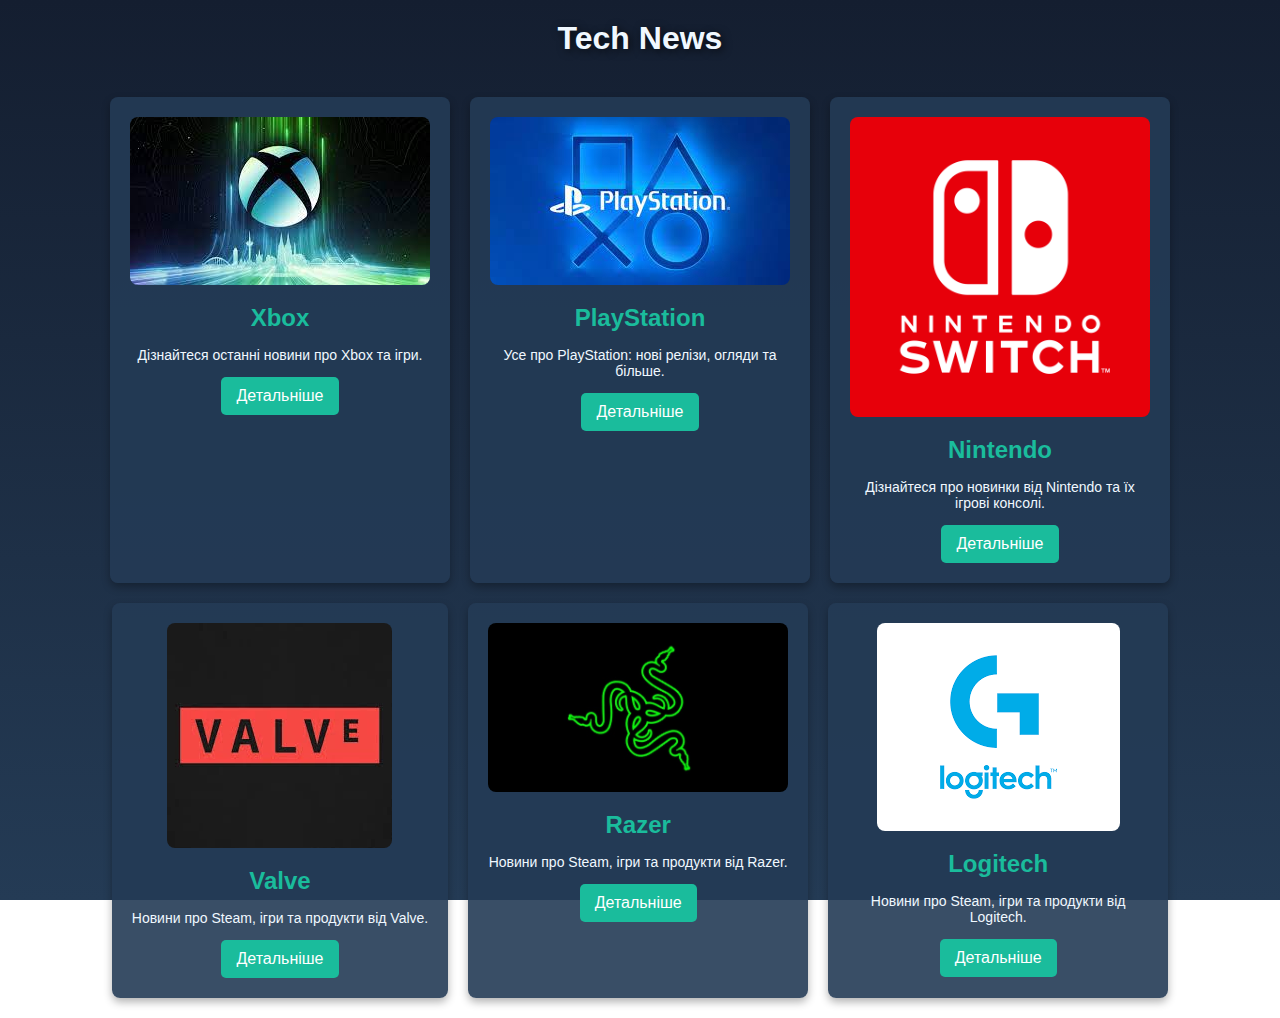
<file: index.html>
<!DOCTYPE html>
<html lang="en">
<head>
    <meta charset="UTF-8">
    <meta name="viewport" content="width=device-width, initial-scale=1.0">
    <title>Tech News</title>
    <link rel="stylesheet" href="style.css">
</head>
<body>
    <h1>Tech News</h1>
    <div class="card-container">
        <div class="card">
            <img src="xbox.jpg" alt="Xbox" class="card-image">
            <h2>Xbox</h2>
            <p>Дізнайтеся останні новини про Xbox та ігри.</p>
            <a href="xbox.html" class="button">Детальніше</a>

        </div>
        <div class="card">
            <img src="playstation.jpg" alt="PlayStation" class="card-image">
            <h2>PlayStation</h2>
            <p>Усе про PlayStation: нові релізи, огляди та більше.</p>
            <a href="playstation.html" class="button">Детальніше</a>
        </div>
        <div class="card">
            <img src="nintendo.jpg" alt="Nintendo" class="card-image">
            <h2>Nintendo</h2>
            <p>Дізнайтеся про новинки від Nintendo та їх ігрові консолі.</p>
            <a href="nintendo.html" class="button">Детальніше</a>        
        </div>
        <div class="card">
            <img src="valve.jpg" alt="Valve" class="card-image">
            <h2>Valve</h2>
            <p>Новини про Steam, ігри та продукти від Valve.</p>
            <a href="valve.html" class="button">Детальніше</a>
        </div>
        <div class="card">
            <img src="razer.jpg" alt="Razer" class="card-image">
            <h2>Razer</h2>
            <p>Новини про Steam, ігри та продукти від Razer.</p>
            <a href="razer.html" class="button">Детальніше</a>
        </div>
        <div class="card">
            <img src="logitech.jpg" alt="Logitech" class="card-image">
            <h2>Logitech</h2>
            <p>Новини про Steam, ігри та продукти від Logitech.</p>
            <a href="logitech.html" class="button">Детальніше</a>
        </div>
    </div>
</body>
</html>
</file>
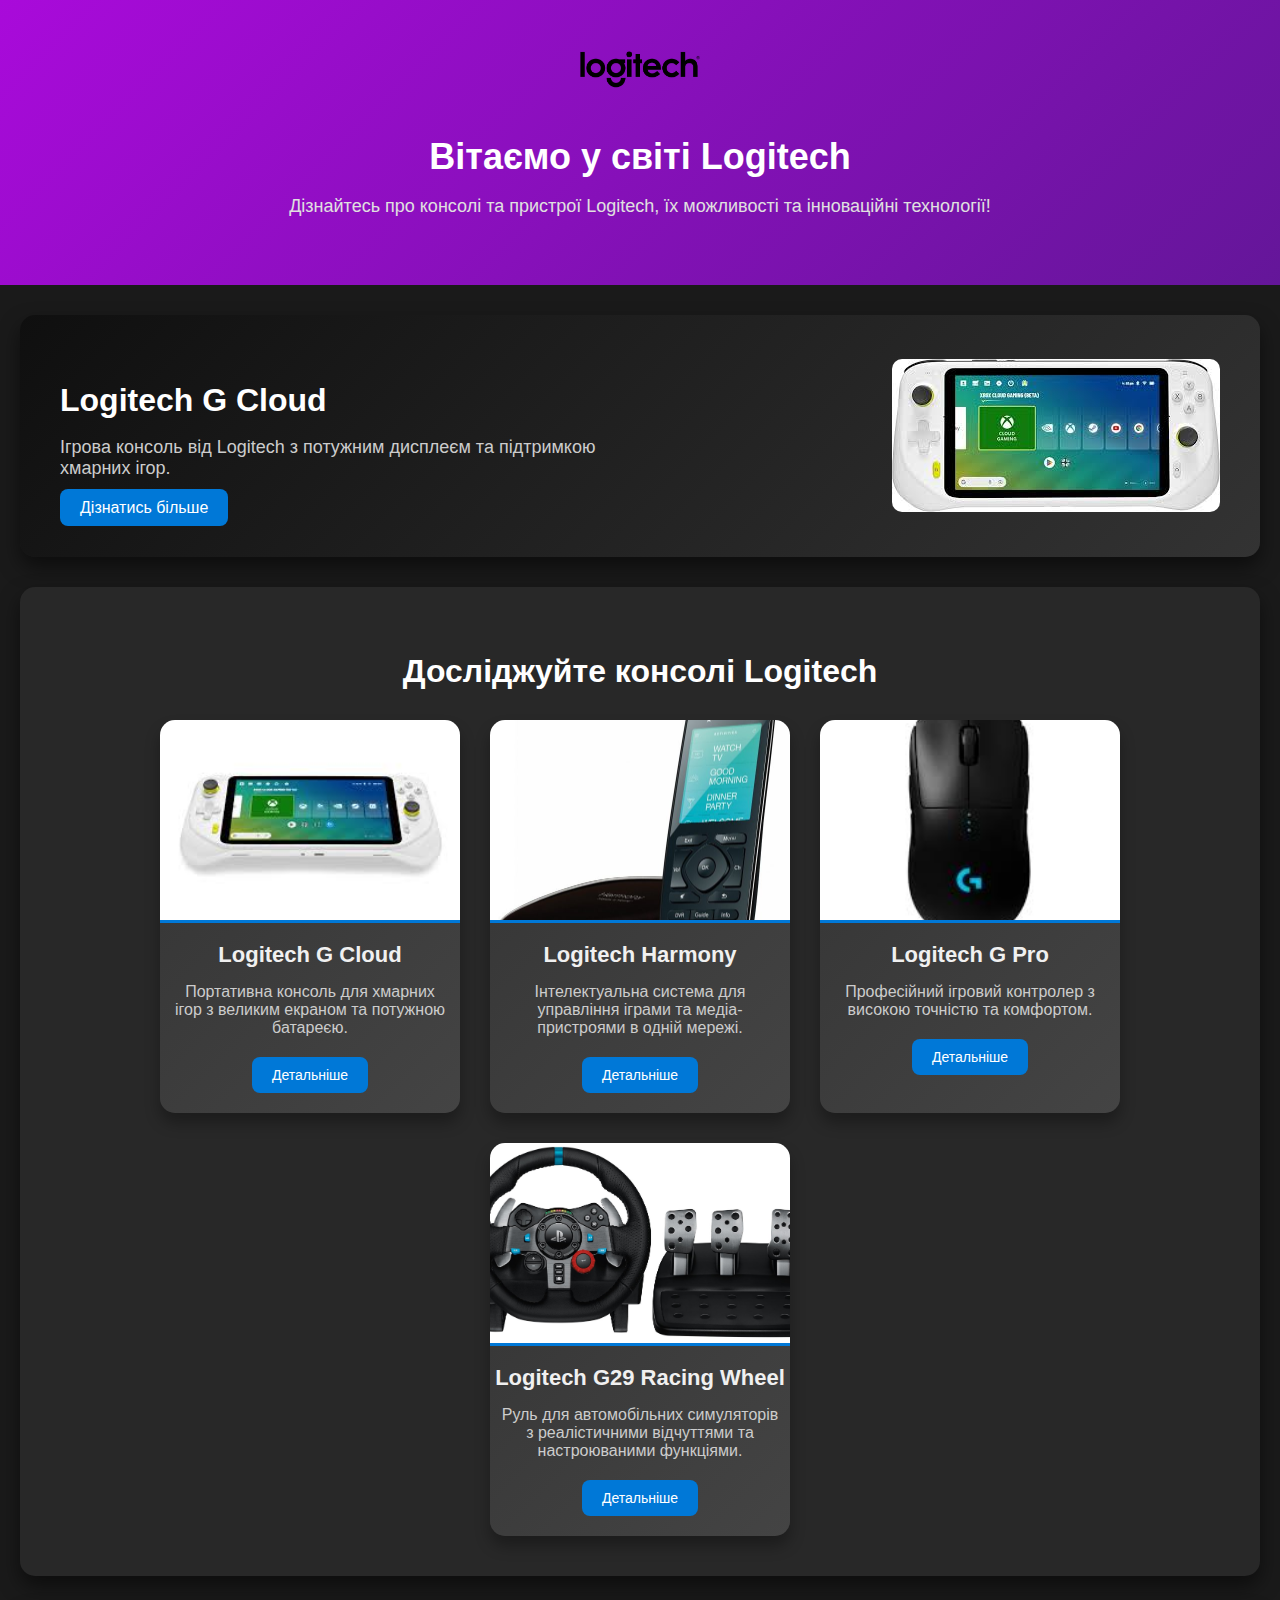
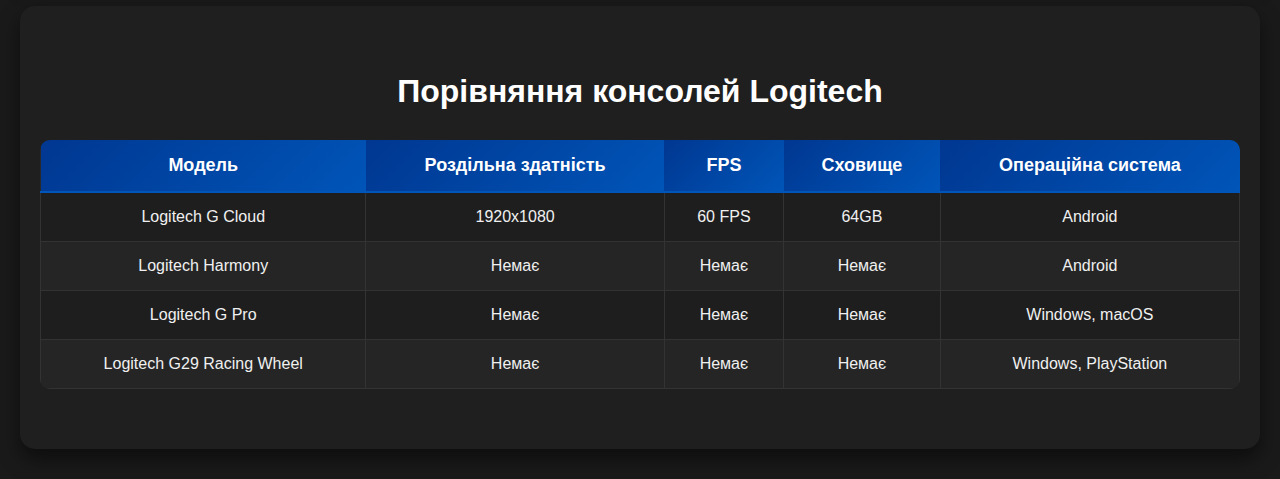
<file: logitech.html>
<!DOCTYPE html>
<html lang="en">
<head>
    <meta charset="UTF-8">
    <meta name="viewport" content="width=device-width, initial-scale=1.0">
    <title>Logitech Legacy - Explore the World</title>
    <link rel="stylesheet" href="stylexbox.css">
</head>
<body>
    <!-- Заголовок -->
    <header class="main-header">
        <div class="header-content">
            <img src="logitechlogo.jpg" alt="Logitech" class="logo">
            <h1>Вітаємо у світі Logitech</h1>
            <p>Дізнайтесь про консолі та пристрої Logitech, їх можливості та інноваційні технології!</p>
        </div>
    </header>

    <!-- Інтерактивний банер -->
    <section class="interactive-banner">
        <div class="banner-content">
            <h2>Logitech G Cloud</h2>
            <p>Ігрова консоль від Logitech з потужним дисплеєм та підтримкою хмарних ігор.</p>
            <a href="#logitech-g-cloud" class="banner-button">Дізнатись більше</a>
        </div>
        <img src="logitech-g-cloud-banner.jpg" alt="Logitech G Cloud" class="banner-image">
    </section>

    <!-- Карточки для кожної консолі Logitech -->
    <section class="xbox-cards">
        <h2>Досліджуйте консолі Logitech</h2>
        <div class="cards-container">
            <!-- Карточка Logitech G Cloud -->
            <div class="card">
                <img src="logitech-g-cloud.jpg" alt="Logitech G Cloud">
                <h3>Logitech G Cloud</h3>
                <p>Портативна консоль для хмарних ігор з великим екраном та потужною батареєю.</p>
                <a href="#logitech-g-cloud" class="card-button">Детальніше</a>
            </div>

            <!-- Карточка Logitech Harmony -->
            <div class="card">
                <img src="logitech-harmony.jpg" alt="Logitech Harmony">
                <h3>Logitech Harmony</h3>
                <p>Інтелектуальна система для управління іграми та медіа-пристроями в одній мережі.</p>
                <a href="#logitech-harmony" class="card-button">Детальніше</a>
            </div>

            <!-- Карточка Logitech G Pro -->
            <div class="card">
                <img src="logitech-g-pro.jpg" alt="Logitech G Pro">
                <h3>Logitech G Pro</h3>
                <p>Професійний ігровий контролер з високою точністю та комфортом.</p>
                <a href="#logitech-g-pro" class="card-button">Детальніше</a>
            </div>

            <!-- Карточка Logitech G29 Racing Wheel -->
            <div class="card">
                <img src="logitech-g29.jpg" alt="Logitech G29 Racing Wheel">
                <h3>Logitech G29 Racing Wheel</h3>
                <p>Руль для автомобільних симуляторів з реалістичними відчуттями та настроюваними функціями.</p>
                <a href="#logitech-g29" class="card-button">Детальніше</a>
            </div>
        </div>
    </section>

    <!-- Таблиця порівняння консолей -->
    <section class="comparison-table">
        <h2>Порівняння консолей Logitech</h2>
        <table>
            <thead>
                <tr>
                    <th>Модель</th>
                    <th>Роздільна здатність</th>
                    <th>FPS</th>
                    <th>Сховище</th>
                    <th>Операційна система</th>
                </tr>
            </thead>
            <tbody>
                <tr>
                    <td>Logitech G Cloud</td>
                    <td>1920x1080</td>
                    <td>60 FPS</td>
                    <td>64GB</td>
                    <td>Android</td>
                </tr>
                <tr>
                    <td>Logitech Harmony</td>
                    <td>Немає</td>
                    <td>Немає</td>
                    <td>Немає</td>
                    <td>Android</td>
                </tr>
                <tr>
                    <td>Logitech G Pro</td>
                    <td>Немає</td>
                    <td>Немає</td>
                    <td>Немає</td>
                    <td>Windows, macOS</td>
                </tr>
                <tr>
                    <td>Logitech G29 Racing Wheel</td>
                    <td>Немає</td>
                    <td>Немає</td>
                    <td>Немає</td>
                    <td>Windows, PlayStation</td>
                </tr>
            </tbody>
        </table>
    </section>
</body>
</html>
</file>
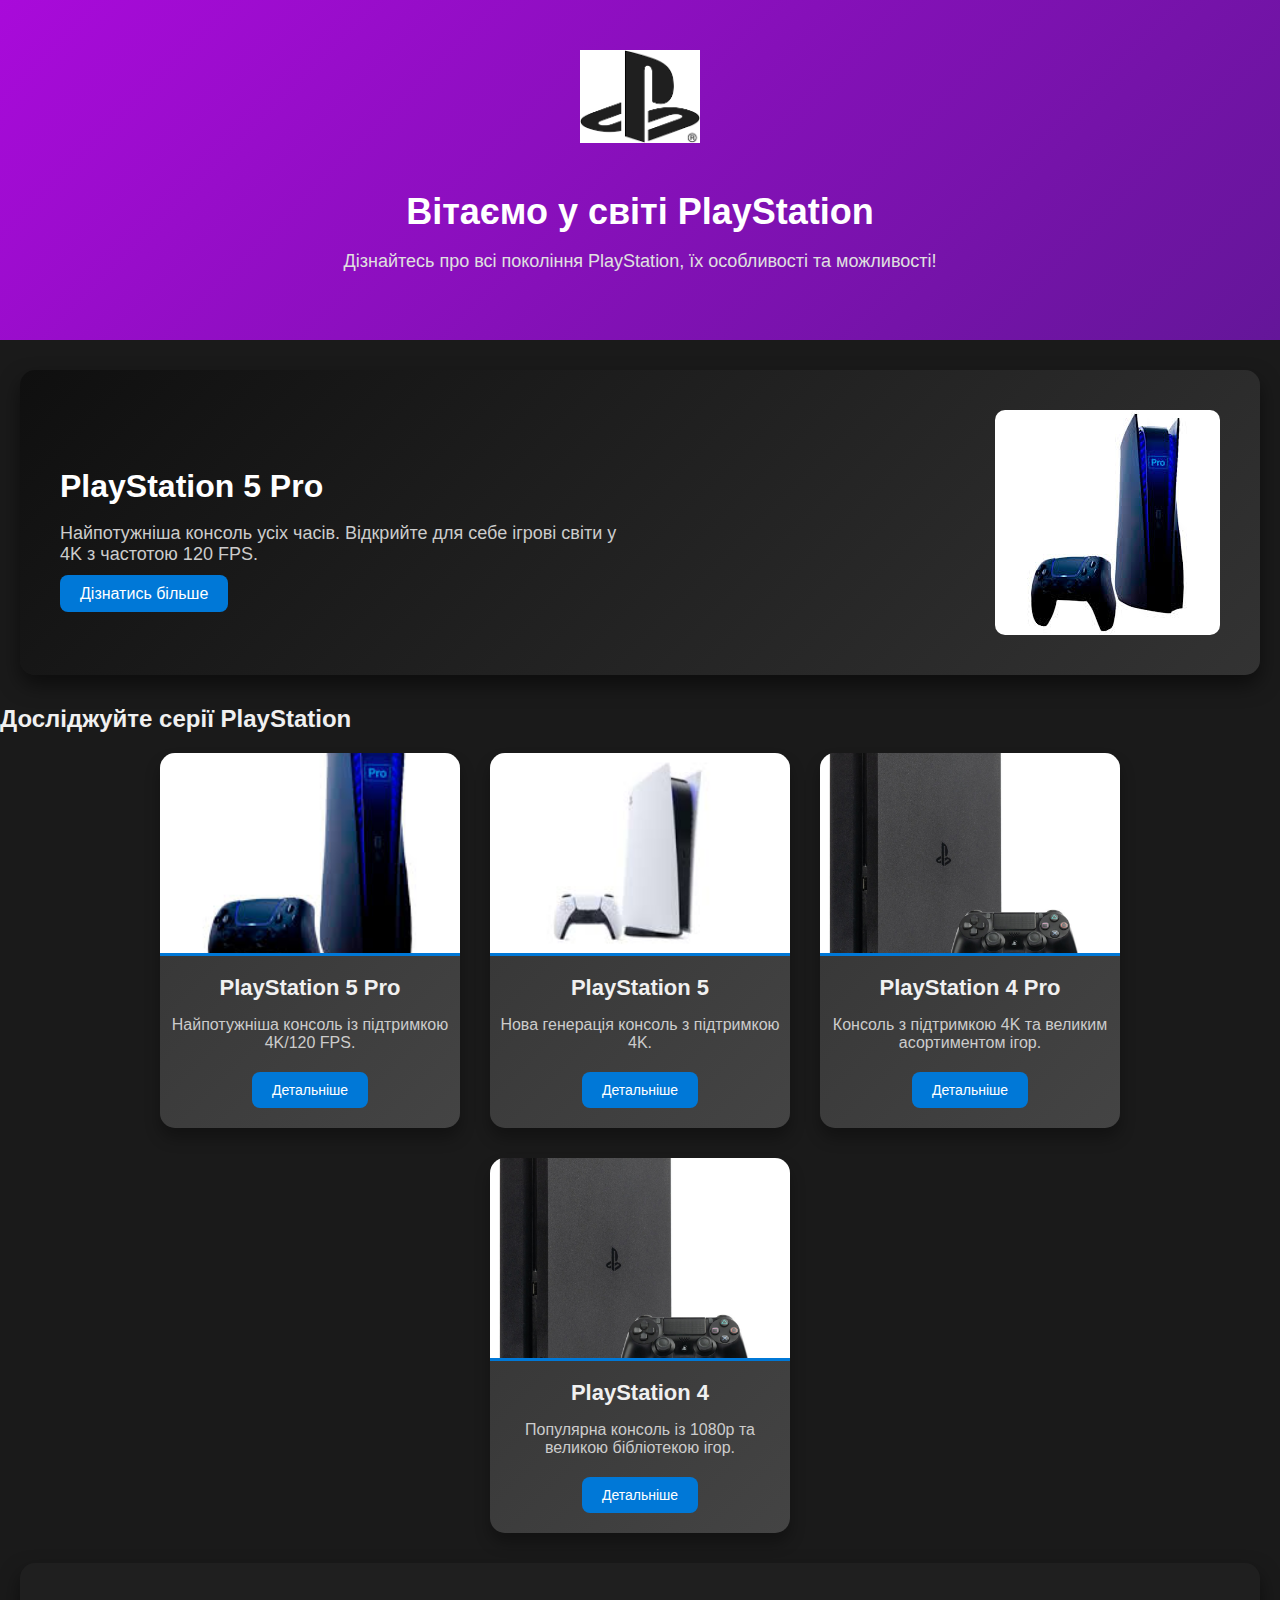
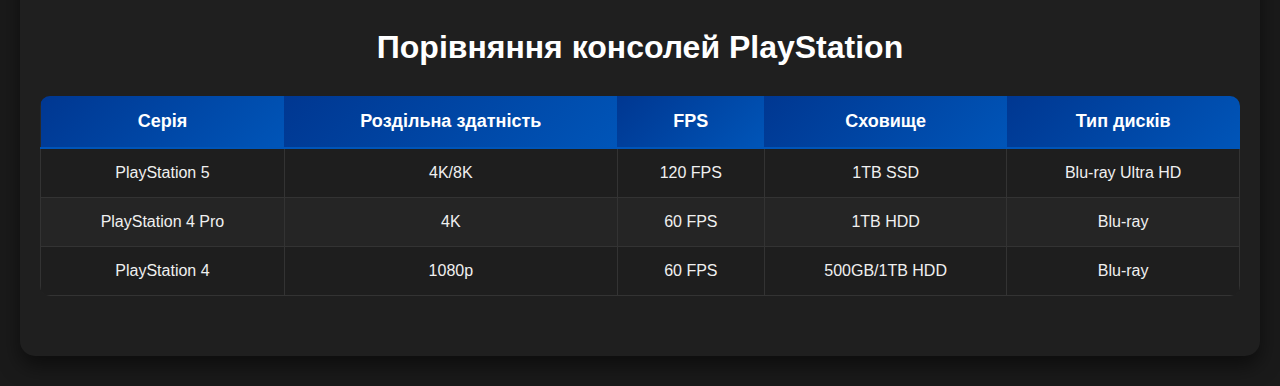
<file: playstation.html>
<!DOCTYPE html>
<html lang="en">
<head>
    <meta charset="UTF-8">
    <meta name="viewport" content="width=device-width, initial-scale=1.0">
    <title>PlayStation Series - Explore the Legacy</title>
    <link rel="stylesheet" href="stylexbox.css">
</head>
<body>
    <!-- Заголовок -->
    <header class="main-header">
        <div class="header-content">
            <img src="playstationlogo.jpg" alt="PlayStation" class="logo">
            <h1>Вітаємо у світі PlayStation</h1>
            <p>Дізнайтесь про всі покоління PlayStation, їх особливості та можливості!</p>
        </div>
    </header>

    <!-- Інтерактивний банер -->
    <section class="interactive-banner">
        <div class="banner-content">
            <h2>PlayStation 5 Pro</h2>
            <p>Найпотужніша консоль усіх часів. Відкрийте для себе ігрові світи у 4K з частотою 120 FPS.</p>
            <a href="#playstation-5-pro" class="banner-button">Дізнатись більше</a>
        </div>
        <img src="playstation-5-pro-banner.jpg" alt="playstation-5-pro" class="banner-image">
    </section>

    <!-- Модальне вікно -->
    <div id="modal" class="modal">
        <div class="modal-content">
            <span id="close-button" class="close-button">&times;</span>
            <h2 id="modal-title"></h2>
            <div id="modal-description"></div>
        </div>
    </div>

    <!-- Карточки для кожної серії PlayStation -->
    <section class="playstation-cards">
        <h2>Досліджуйте серії PlayStation</h2>
        <div class="cards-container">
            <!-- Карточка PlayStation 5 Pro -->
            <div class="card">
                <img src="playstation-5-pro.jpg" alt="PlayStation 5 Pro">
                <h3>PlayStation 5 Pro</h3>
                <p>Найпотужніша консоль із підтримкою 4K/120 FPS.</p>
                <a href="#playstation-5-pro" class="card-button">Детальніше</a>
            </div>

            <!-- Карточка PlayStation 5 -->
            <div class="card">
                <img src="playstation-5.jpg" alt="PlayStation 5">
                <h3>PlayStation 5</h3>
                <p>Нова генерація консоль з підтримкою 4K.</p>
                <a href="#playstation-5" class="card-button">Детальніше</a>
            </div>

            <!-- Карточка PlayStation 4 Pro -->
            <div class="card">
                <img src="playstation-4.jpg" alt="PlayStation 4 Pro">
                <h3>PlayStation 4 Pro</h3>
                <p>Консоль з підтримкою 4K та великим асортиментом ігор.</p>
                <a href="#playstation-4-pro" class="card-button">Детальніше</a>
            </div>

            <!-- Карточка PlayStation 4 -->
            <div class="card">
                <img src="playstation-4.jpg" alt="PlayStation 4">
                <h3>PlayStation 4</h3>
                <p>Популярна консоль із 1080p та великою бібліотекою ігор.</p>
                <a href="#playstation-4" class="card-button">Детальніше</a>
            </div>
        </div>
    </section>

    <!-- Таблиця порівняння консолей -->
    <section class="comparison-table">
        <h2>Порівняння консолей PlayStation</h2>
        <table>
            <thead>
                <tr>
                    <th>Серія</th>
                    <th>Роздільна здатність</th>
                    <th>FPS</th>
                    <th>Сховище</th>
                    <th>Тип дисків</th>
                </tr>
            </thead>
            <tbody>
                <tr>
                    <td>PlayStation 5</td>
                    <td>4K/8K</td>
                    <td>120 FPS</td>
                    <td>1TB SSD</td>
                    <td>Blu-ray Ultra HD</td>
                </tr>
                <tr>
                    <td>PlayStation 4 Pro</td>
                    <td>4K</td>
                    <td>60 FPS</td>
                    <td>1TB HDD</td>
                    <td>Blu-ray</td>
                </tr>
                <tr>
                    <td>PlayStation 4</td>
                    <td>1080p</td>
                    <td>60 FPS</td>
                    <td>500GB/1TB HDD</td>
                    <td>Blu-ray</td>
                </tr>
            </tbody>
        </table>        
    </section>

    <script src="playstation.js"></script>
</body>
</html>
</file>
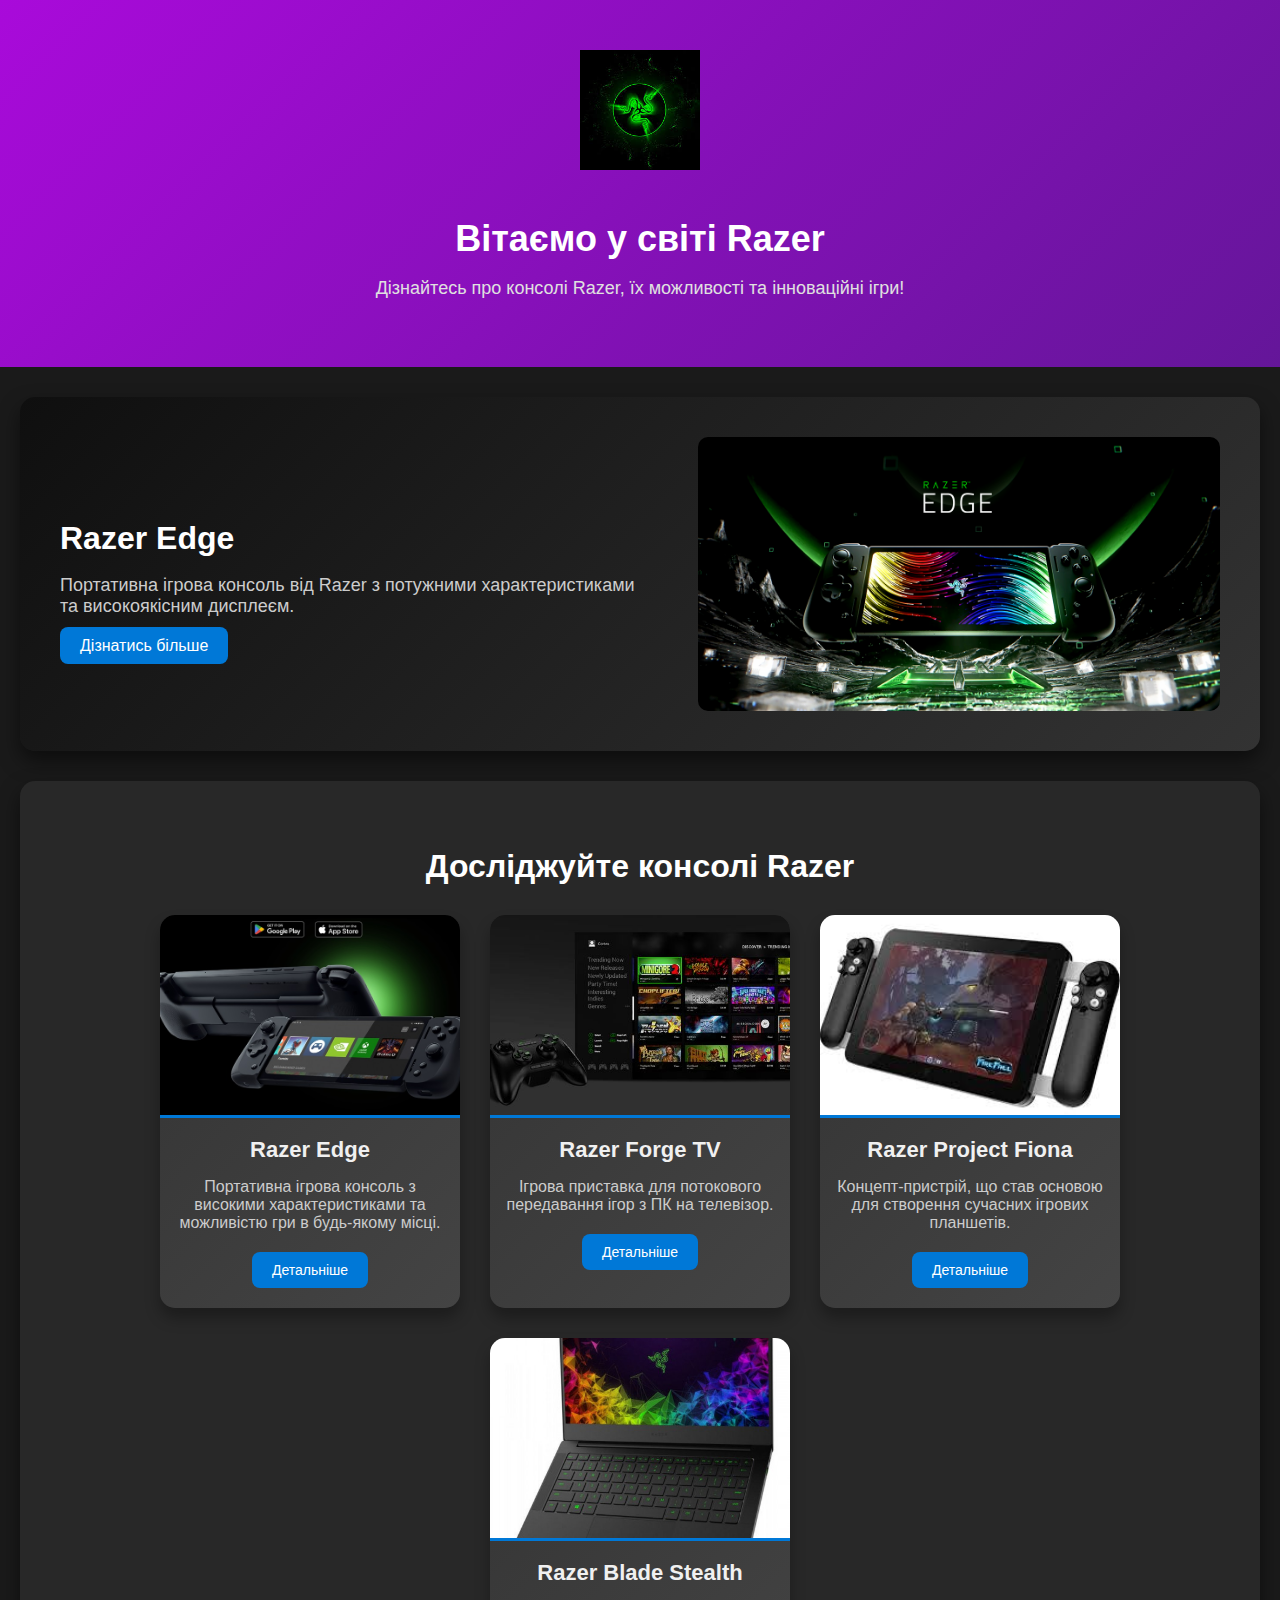
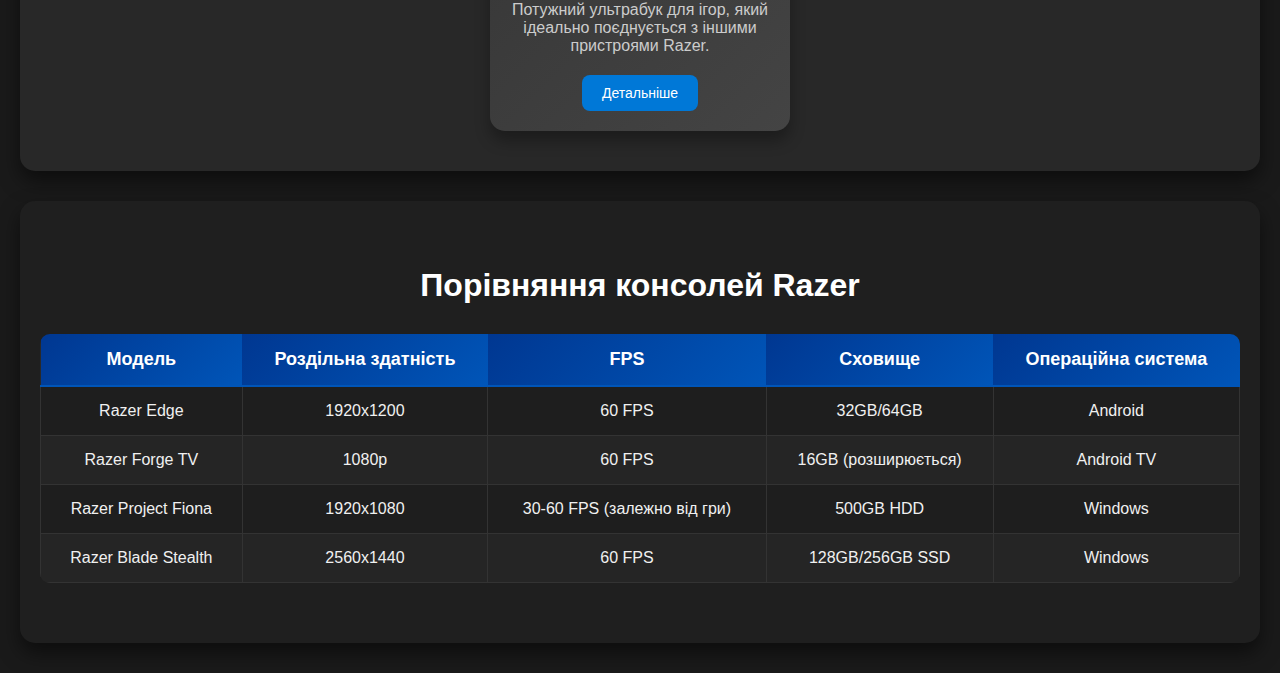
<file: razer.html>
<!DOCTYPE html>
<html lang="en">
<head>
    <meta charset="UTF-8">
    <meta name="viewport" content="width=device-width, initial-scale=1.0">
    <title>Razer Legacy - Explore the World</title>
    <link rel="stylesheet" href="stylexbox.css">
</head>
<body>
    <!-- Заголовок -->
    <header class="main-header">
        <div class="header-content">
            <img src="razerlogo.jpg" alt="Razer" class="logo">
            <h1>Вітаємо у світі Razer</h1>
            <p>Дізнайтесь про консолі Razer, їх можливості та інноваційні ігри!</p>
        </div>
    </header>

    <!-- Інтерактивний банер -->
    <section class="interactive-banner">
        <div class="banner-content">
            <h2>Razer Edge</h2>
            <p>Портативна ігрова консоль від Razer з потужними характеристиками та високоякісним дисплеєм.</p>
            <a href="#razer-edge" class="banner-button">Дізнатись більше</a>
        </div>
        <img src="razer-edge-banner.jpg" alt="Razer Edge" class="banner-image">
    </section>

    <!-- Карточки для кожної консолі Razer -->
    <section class="xbox-cards">
        <h2>Досліджуйте консолі Razer</h2>
        <div class="cards-container">
            <!-- Карточка Razer Edge -->
            <div class="card">
                <img src="razer-edge.jpg" alt="Razer Edge">
                <h3>Razer Edge</h3>
                <p>Портативна ігрова консоль з високими характеристиками та можливістю гри в будь-якому місці.</p>
                <a href="#razer-edge" class="card-button">Детальніше</a>
            </div>

            <!-- Карточка Razer Forge TV -->
            <div class="card">
                <img src="razer-forge-tv.jpg" alt="Razer Forge TV">
                <h3>Razer Forge TV</h3>
                <p>Ігрова приставка для потокового передавання ігор з ПК на телевізор.</p>
                <a href="#razer-forge-tv" class="card-button">Детальніше</a>
            </div>

            <!-- Карточка Razer Project Fiona -->
            <div class="card">
                <img src="razer-project-fiona.jpg" alt="Razer Project Fiona">
                <h3>Razer Project Fiona</h3>
                <p>Концепт-пристрій, що став основою для створення сучасних ігрових планшетів.</p>
                <a href="#razer-project-fiona" class="card-button">Детальніше</a>
            </div>

            <!-- Карточка Razer Blade Stealth -->
            <div class="card">
                <img src="razer-blade-stealth.jpg" alt="Razer Blade Stealth">
                <h3>Razer Blade Stealth</h3>
                <p>Потужний ультрабук для ігор, який ідеально поєднується з іншими пристроями Razer.</p>
                <a href="#razer-blade-stealth" class="card-button">Детальніше</a>
            </div>
        </div>
    </section>

    <!-- Таблиця порівняння консолей -->
    <section class="comparison-table">
        <h2>Порівняння консолей Razer</h2>
        <table>
            <thead>
                <tr>
                    <th>Модель</th>
                    <th>Роздільна здатність</th>
                    <th>FPS</th>
                    <th>Сховище</th>
                    <th>Операційна система</th>
                </tr>
            </thead>
            <tbody>
                <tr>
                    <td>Razer Edge</td>
                    <td>1920x1200</td>
                    <td>60 FPS</td>
                    <td>32GB/64GB</td>
                    <td>Android</td>
                </tr>
                <tr>
                    <td>Razer Forge TV</td>
                    <td>1080p</td>
                    <td>60 FPS</td>
                    <td>16GB (розширюється)</td>
                    <td>Android TV</td>
                </tr>
                <tr>
                    <td>Razer Project Fiona</td>
                    <td>1920x1080</td>
                    <td>30-60 FPS (залежно від гри)</td>
                    <td>500GB HDD</td>
                    <td>Windows</td>
                </tr>
                <tr>
                    <td>Razer Blade Stealth</td>
                    <td>2560x1440</td>
                    <td>60 FPS</td>
                    <td>128GB/256GB SSD</td>
                    <td>Windows</td>
                </tr>
            </tbody>
        </table>
    </section>
</body>
</html>
</file>
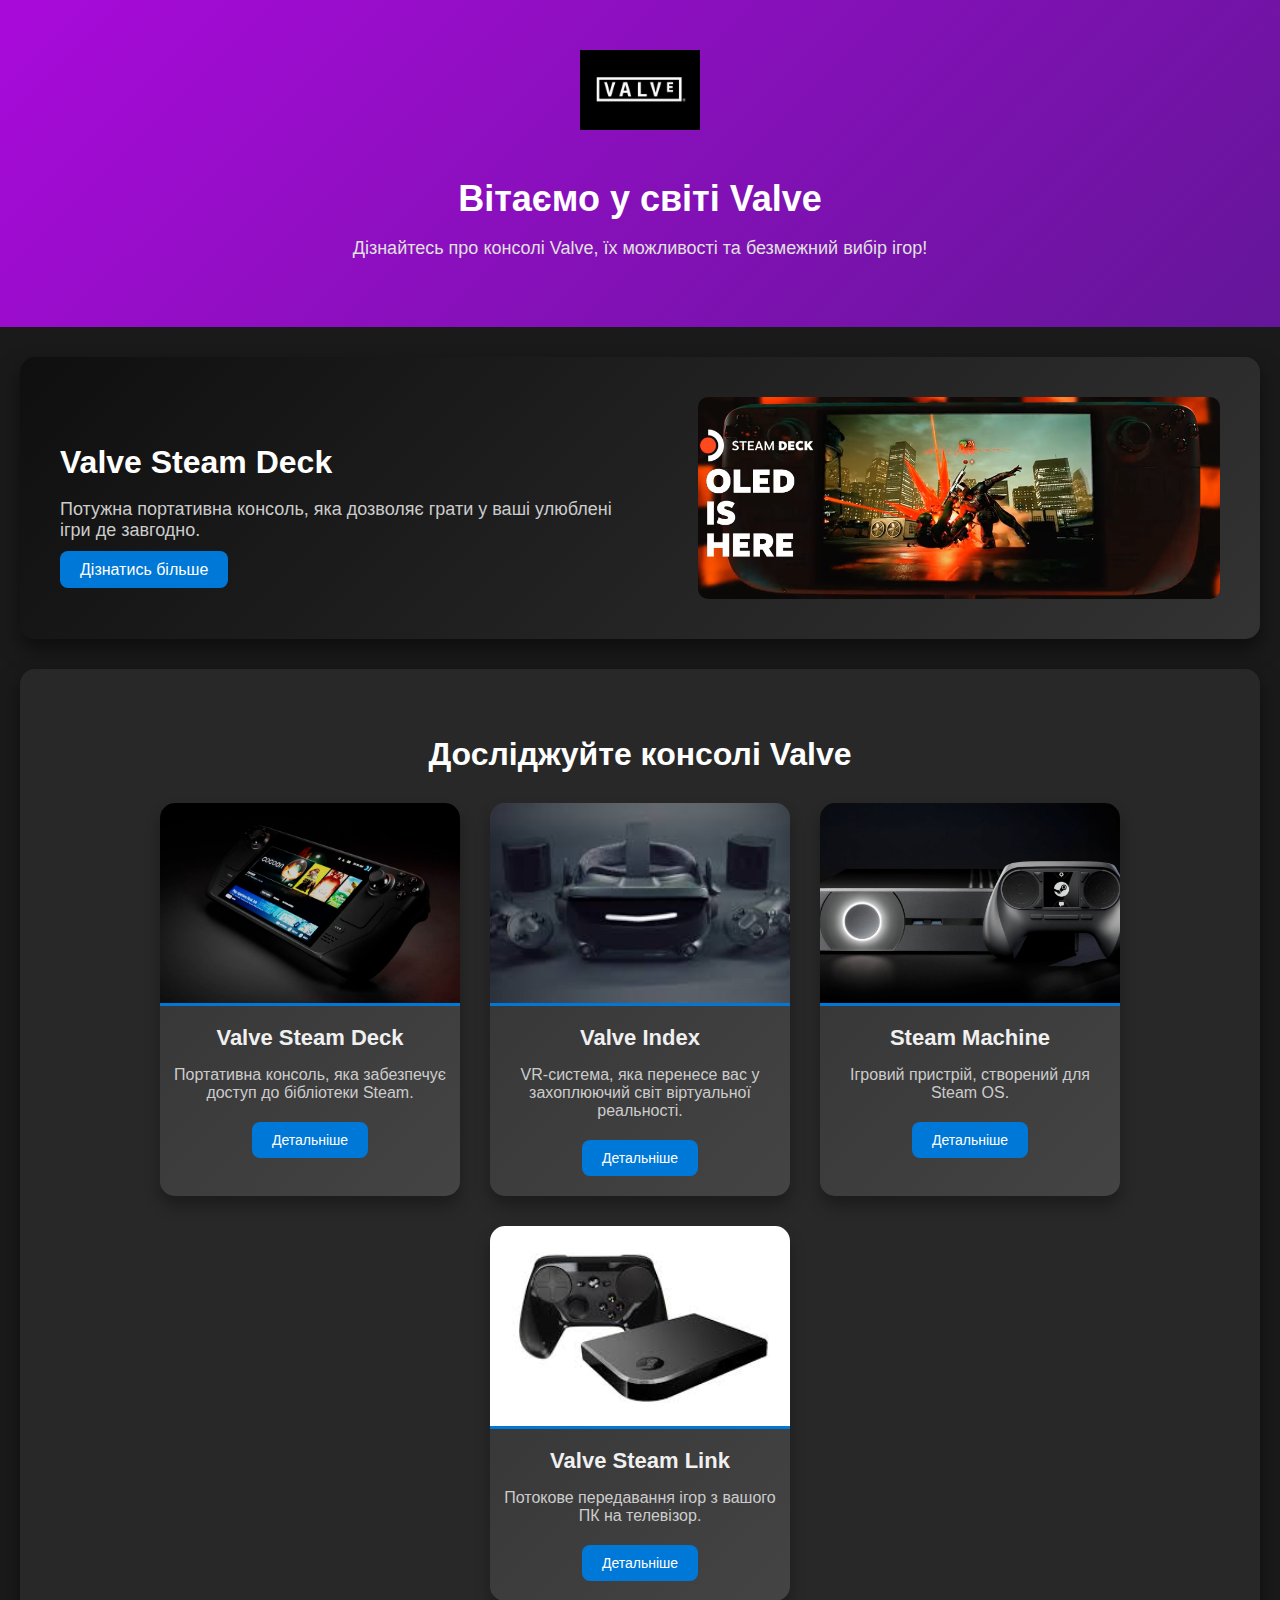
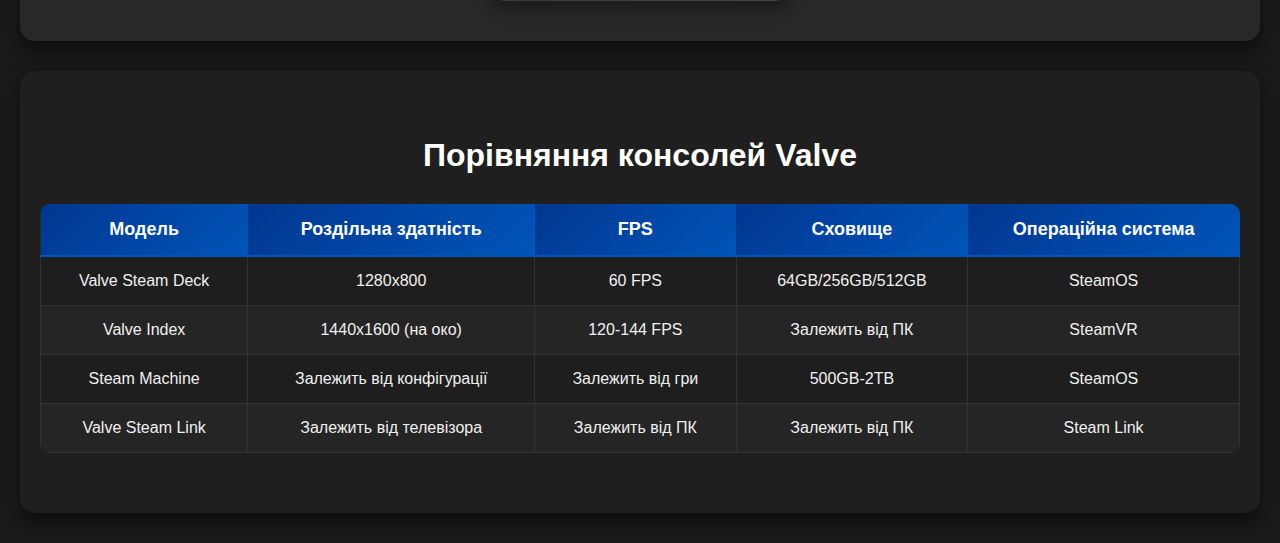
<file: valve.html>
<!DOCTYPE html>
<html lang="en">
<head>
    <meta charset="UTF-8">
    <meta name="viewport" content="width=device-width, initial-scale=1.0">
    <title>Valve Legacy - Explore the World</title>
    <link rel="stylesheet" href="stylexbox.css">
</head>
<body>
    <!-- Заголовок -->
    <header class="main-header">
        <div class="header-content">
            <img src="valvelogo.jpg" alt="Valve" class="logo">
            <h1>Вітаємо у світі Valve</h1>
            <p>Дізнайтесь про консолі Valve, їх можливості та безмежний вибір ігор!</p>
        </div>
    </header>

    <!-- Інтерактивний банер -->
    <section class="interactive-banner">
        <div class="banner-content">
            <h2>Valve Steam Deck</h2>
            <p>Потужна портативна консоль, яка дозволяє грати у ваші улюблені ігри де завгодно.</p>
            <a href="#steam-deck" class="banner-button">Дізнатись більше</a>
        </div>
        <img src="steam-deck-banner.jpg" alt="Valve Steam Deck" class="banner-image">
    </section>

    <!-- Карточки для кожної консолі Valve -->
    <section class="xbox-cards">
        <h2>Досліджуйте консолі Valve</h2>
        <div class="cards-container">
            <!-- Карточка Valve Steam Deck -->
            <div class="card">
                <img src="steam-deck.jpg" alt="Valve Steam Deck">
                <h3>Valve Steam Deck</h3>
                <p>Портативна консоль, яка забезпечує доступ до бібліотеки Steam.</p>
                <a href="#steam-deck" class="card-button">Детальніше</a>
            </div>

            <!-- Карточка Valve Index -->
            <div class="card">
                <img src="valve-index.jpg" alt="Valve Index">
                <h3>Valve Index</h3>
                <p>VR-система, яка перенесе вас у захоплюючий світ віртуальної реальності.</p>
                <a href="#valve-index" class="card-button">Детальніше</a>
            </div>

            <!-- Карточка Valve Steam Machine -->
            <div class="card">
                <img src="steam-machine.jpg" alt="Valve Steam Machine">
                <h3>Steam Machine</h3>
                <p>Ігровий пристрій, створений для Steam OS.</p>
                <a href="#steam-machine" class="card-button">Детальніше</a>
            </div>

            <!-- Карточка Valve Steam Link -->
            <div class="card">
                <img src="steam-link.jpg" alt="Valve Steam Link">
                <h3>Valve Steam Link</h3>
                <p>Потокове передавання ігор з вашого ПК на телевізор.</p>
                <a href="#steam-link" class="card-button">Детальніше</a>
            </div>
        </div>
    </section>

    <!-- Таблиця порівняння консолей -->
    <section class="comparison-table">
        <h2>Порівняння консолей Valve</h2>
        <table>
            <thead>
                <tr>
                    <th>Модель</th>
                    <th>Роздільна здатність</th>
                    <th>FPS</th>
                    <th>Сховище</th>
                    <th>Операційна система</th>
                </tr>
            </thead>
            <tbody>
                <tr>
                    <td>Valve Steam Deck</td>
                    <td>1280x800</td>
                    <td>60 FPS</td>
                    <td>64GB/256GB/512GB</td>
                    <td>SteamOS</td>
                </tr>
                <tr>
                    <td>Valve Index</td>
                    <td>1440x1600 (на око)</td>
                    <td>120-144 FPS</td>
                    <td>Залежить від ПК</td>
                    <td>SteamVR</td>
                </tr>
                <tr>
                    <td>Steam Machine</td>
                    <td>Залежить від конфігурації</td>
                    <td>Залежить від гри</td>
                    <td>500GB-2TB</td>
                    <td>SteamOS</td>
                </tr>
                <tr>
                    <td>Valve Steam Link</td>
                    <td>Залежить від телевізора</td>
                    <td>Залежить від ПК</td>
                    <td>Залежить від ПК</td>
                    <td>Steam Link</td>
                </tr>
            </tbody>
        </table>
    </section>
</body>
</html>
</file>
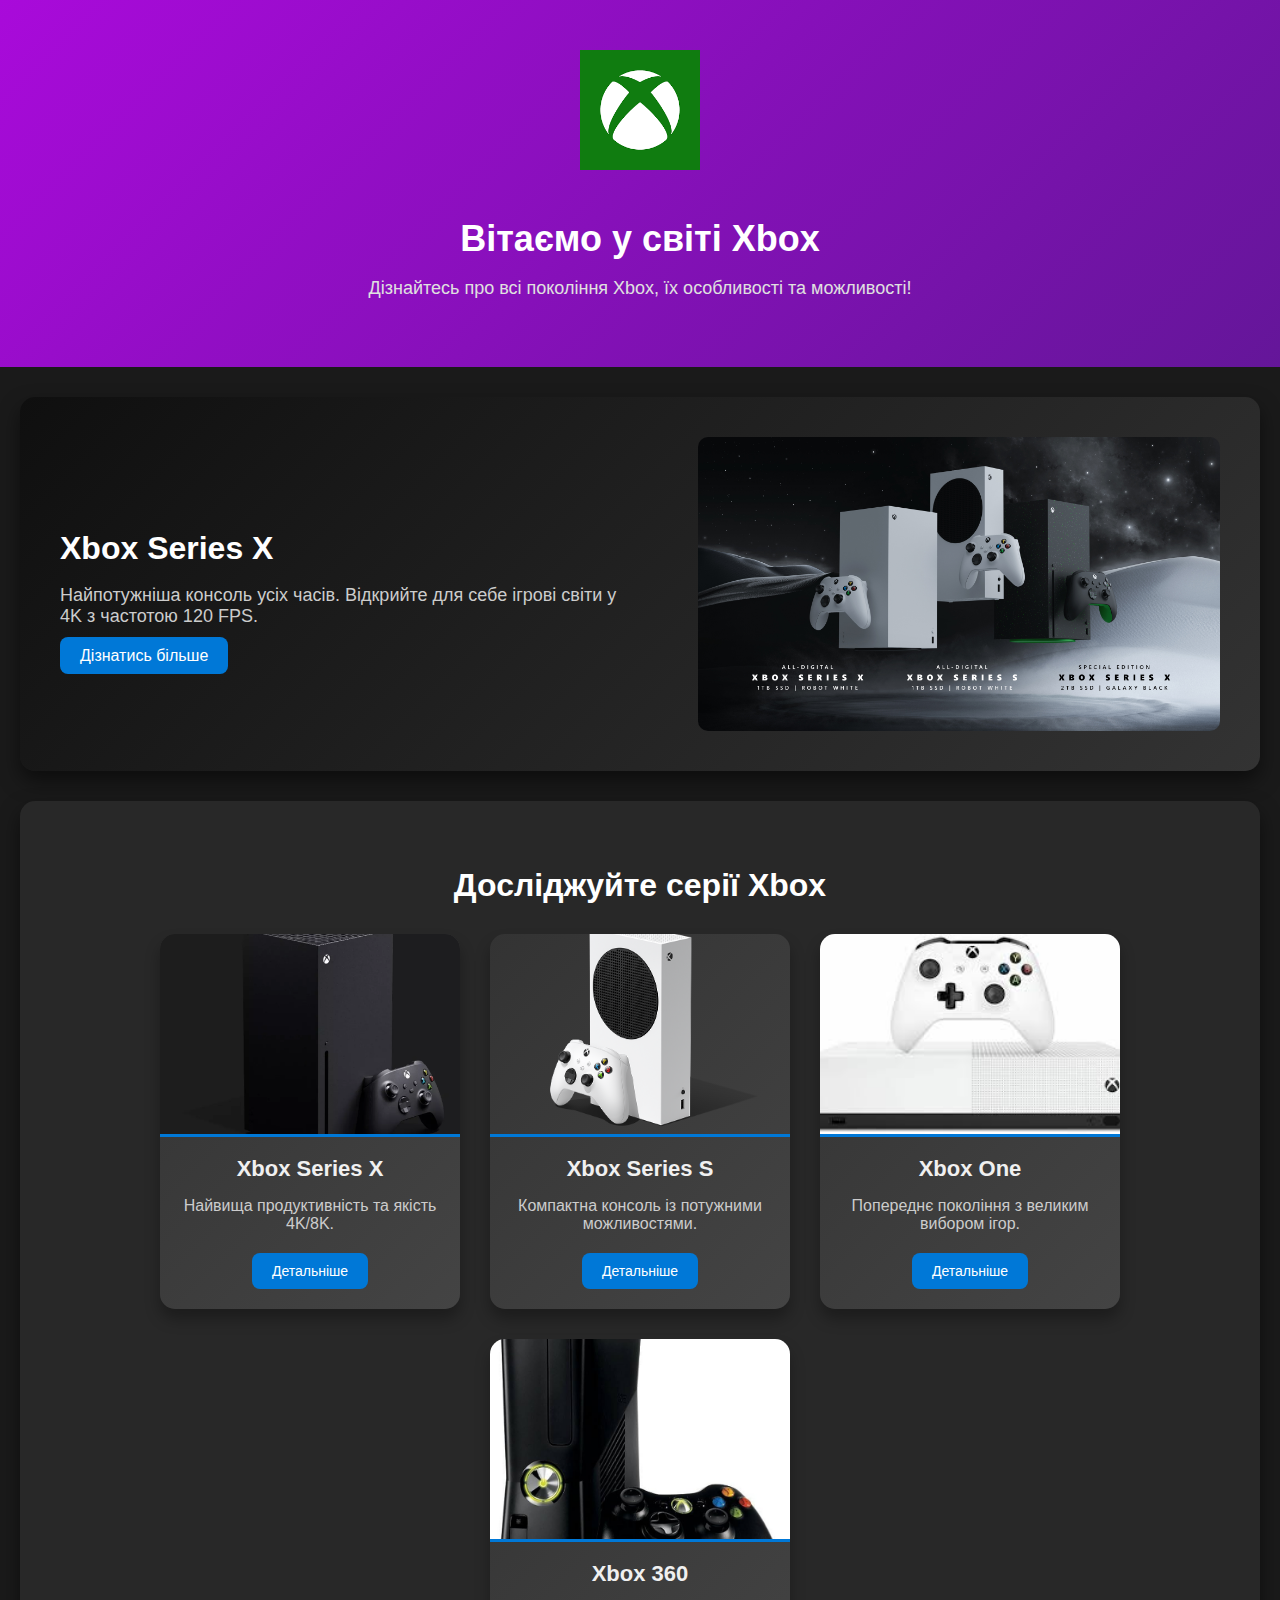
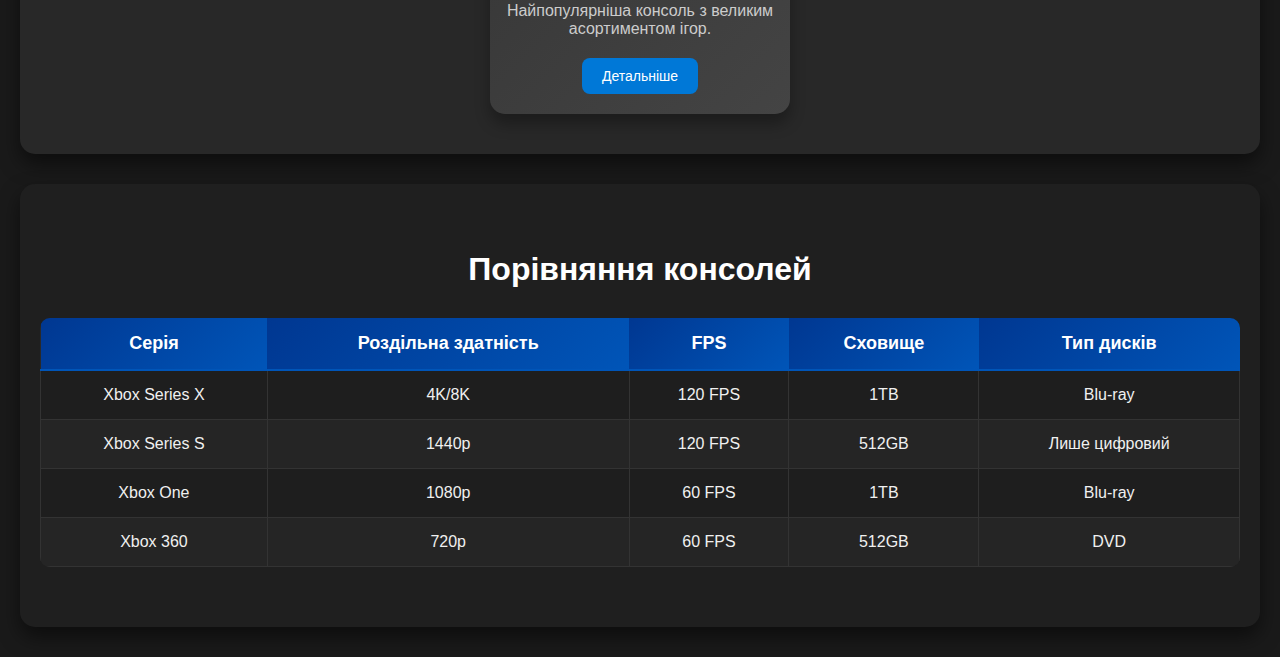
<file: xbox.html>
<!DOCTYPE html>
<html lang="en">
<head>
    <meta charset="UTF-8">
    <meta name="viewport" content="width=device-width, initial-scale=1.0">
    <title>Xbox Series - Explore the Legacy</title>
    <link rel="stylesheet" href="stylexbox.css">
</head>
<body>
    <!-- Заголовок -->
    <header class="main-header">
        <div class="header-content">
            <img src="xboxlogo.jpg" alt="Xbox Logo" class="logo">
            <h1>Вітаємо у світі Xbox</h1>
            <p>Дізнайтесь про всі покоління Xbox, їх особливості та можливості!</p>
        </div>
    </header>

    <!-- Інтерактивний банер -->
    <section class="interactive-banner">
        <div class="banner-content">
            <h2>Xbox Series X</h2>
            <p>Найпотужніша консоль усіх часів. Відкрийте для себе ігрові світи у 4K з частотою 120 FPS.</p>
            <a href="#series-x" class="banner-button">Дізнатись більше</a>
        </div>
        <img src="xbox-series-x-banner.jpg" alt="Xbox Series X" class="banner-image">
    </section>
    <div id="modal" class="modal">
        <div class="modal-content">
            <span class="close-button">&times;</span>
            <h3 id="modal-title"></h3>
            <p id="modal-description"></p>
        </div>
    </div>
    

    <!-- Карточки для кожної серії Xbox -->
    <section class="xbox-cards">
        <h2>Досліджуйте серії Xbox</h2>
        <div class="cards-container">
            <!-- Карточка Xbox Series X -->
            <div class="card">
                <img src="xboxseriesx.jpg" alt="Xbox Series X">
                <h3>Xbox Series X</h3>
                <p>Найвища продуктивність та якість 4K/8K.</p>
                <a href="#series-x" class="card-button">Детальніше</a>
            </div>

            <!-- Карточка Xbox Series S -->
            <div class="card">
                <img src="xboxseriess.jpg" alt="Xbox Series S">
                <h3>Xbox Series S</h3>
                <p>Компактна консоль із потужними можливостями.</p>
                <a href="#series-s" class="card-button">Детальніше</a>
            </div>

            <!-- Карточка Xbox One -->
            <div class="card">
                <img src="xboxone.jpg" alt="Xbox One">
                <h3>Xbox One</h3>
                <p>Попереднє покоління з великим вибором ігор.</p>
                <a href="#xbox-one" class="card-button">Детальніше</a>
            </div>
            <div class="card">
                <img src="xbox360.jpg" alt="Xbox 360">
                <h3>Xbox 360</h3>
                <p>Найпопулярніша консоль з великим асортиментом ігор.</p>
                <a href="#xbox360" class="card-button">Детальніше</a>
            </div>
        </div>
    </section>

    <!-- Таблиця порівняння консолей -->
    <section class="comparison-table">
        <h2>Порівняння консолей</h2>
        <table>
            <thead>
                <tr>
                    <th>Серія</th>
                    <th>Роздільна здатність</th>
                    <th>FPS</th>
                    <th>Сховище</th>
                    <th>Тип дисків</th>
                </tr>
            </thead>
            <tbody>
                <tr>
                    <td>Xbox Series X</td>
                    <td>4K/8K</td>
                    <td>120 FPS</td>
                    <td>1TB</td>
                    <td>Blu-ray</td>
                </tr>
                <tr>
                    <td>Xbox Series S</td>
                    <td>1440p</td>
                    <td>120 FPS</td>
                    <td>512GB</td>
                    <td>Лише цифровий</td>
                </tr>
                <tr>
                    <td>Xbox One</td>
                    <td>1080p</td>
                    <td>60 FPS</td>
                    <td>1TB</td>
                    <td>Blu-ray</td>
                </tr>
                <tr>
                    <td>Xbox 360</td>
                    <td>720p</td>
                    <td>60 FPS</td>
                    <td>512GB</td>
                    <td>DVD</td>
                </tr>
            </tbody>
        </table>
    </section>
    <script src="script.js"></script>
</body>
</html>
</file>
<file: style.css>
body {
    font-family: Arial, sans-serif;
    margin: 0;
    padding: 0;
    background: linear-gradient(to bottom, #141e30, #243b55);
    background-attachment: fixed;
    color: #fff;
}

h1 {
    text-align: center;
    margin: 20px 0;
    color: #f0f8ff;
    text-shadow: 2px 2px 8px rgba(0, 0, 0, 0.7);
}

.card-container {
    display: flex;
    flex-wrap: wrap;
    justify-content: center;
    gap: 20px;
    padding: 20px;
}

.card {
    background-color: rgba(36, 59, 85, 0.9);
    border-radius: 8px;
    box-shadow: 0 4px 8px rgba(0, 0, 0, 0.3);
    max-width: 300px;
    padding: 20px;
    text-align: center;
    transition: transform 0.3s, box-shadow 0.3s;
}

.card:hover {
    transform: translateY(-10px);
    box-shadow: 0 8px 16px rgba(0, 0, 0, 0.5);
}

.card-image {
    max-width: 100%;
    border-radius: 8px;
}

h2 {
    color: #1abc9c;
    margin: 15px 0;
}

p {
    color: #f0f8ff;
    font-size: 14px;
}

.button {
    display: inline-block;
    background-color: #1abc9c;
    color: white;
    padding: 10px 15px;
    text-decoration: none;
    border-radius: 5px;
    text-align: center;
    transition: background-color 0.3s;
}

.button:hover {
    background-color: #16a085;
}
</file>
<file: stylexbox.css>
/* Базові стилі */
body {
    margin: 0;
    font-family: 'Roboto', sans-serif;
    background-color: #1a1a1a;
    color: #f0f0f0;
}

/* Заголовок */
.main-header {
    background: linear-gradient(135deg, #a90ada, #641699);
    color: white;
    padding: 50px 20px;
    text-align: center;
}

.main-header .logo {
    width: 120px;
    margin-bottom: 20px;
}

.main-header h1 {
    font-size: 36px;
    margin-bottom: 10px;
}

.main-header p {
    font-size: 18px;
    color: #e0e0e0;
}

/* Інтерактивний банер */
.interactive-banner {
    display: flex;
    align-items: center;
    justify-content: space-between;
    padding: 40px;
    background: linear-gradient(135deg, #0f0f0f, #333333);
    border-radius: 15px;
    margin: 30px 20px;
    box-shadow: 0 10px 20px rgba(0, 0, 0, 0.5);
}

.interactive-banner .banner-content {
    max-width: 50%;
}

.interactive-banner h2 {
    font-size: 32px;
    color: #fff;
    margin-bottom: 15px;
}

.interactive-banner p {
    font-size: 18px;
    color: #ccc;
    margin-bottom: 20px;
}

.interactive-banner .banner-button {
    background-color: #0078d7;
    color: white;
    padding: 10px 20px;
    text-decoration: none;
    border-radius: 8px;
    font-size: 16px;
    transition: transform 0.3s, background-color 0.3s;
}

.interactive-banner .banner-button:hover {
    background-color: #005a9e;
    transform: scale(1.05);
}

.interactive-banner .banner-image {
    max-width: 45%;
    border-radius: 10px;
}

/* Карточки для серій Xbox */
.xbox-cards {
    padding: 40px 20px;
    text-align: center;
    background-color: #282828;
    border-radius: 15px;
    margin: 30px 20px;
    box-shadow: 0 10px 20px rgba(0, 0, 0, 0.5);
}

.xbox-cards h2 {
    font-size: 32px;
    margin-bottom: 30px;
    color: #ffffff;
}

.cards-container {
    display: flex;
    gap: 30px;
    justify-content: center;
    flex-wrap: wrap;
}

.card {
    background: linear-gradient(135deg, #333333, #444444);
    border-radius: 15px;
    box-shadow: 0 10px 15px rgba(0, 0, 0, 0.3);
    width: 300px;
    text-align: center;
    overflow: hidden;
    transition: transform 0.3s;
    color: #f0f0f0;
}

.card:hover {
    transform: scale(1.05);
    box-shadow: 0 15px 30px rgba(0, 0, 0, 0.5);
}

.card img {
    width: 100%;
    height: 200px;
    object-fit: cover;
    border-bottom: 3px solid #0078d7;
}

.card h3 {
    font-size: 22px;
    margin: 15px 0;
}

.card p {
    font-size: 16px;
    color: #cccccc;
    margin: 0 10px 20px;
}

.card-button {
    display: inline-block;
    margin-bottom: 20px;
    padding: 10px 20px;
    background-color: #0078d7;
    color: white;
    text-decoration: none;
    border-radius: 8px;
    font-size: 14px;
    transition: transform 0.3s, background-color 0.3s;
}

.card-button:hover {
    background-color: #005a9e;
    transform: scale(1.1);
}

/* Таблиця порівняння */
.comparison-table {
    padding: 40px 20px;
    background-color: #1f1f1f;
    border-radius: 15px;
    margin: 30px 20px;
    box-shadow: 0 10px 20px rgba(0, 0, 0, 0.5);
}

.comparison-table h2 {
    font-size: 32px;
    margin-bottom: 30px;
    text-align: center;
    color: #ffffff;
}

table {
    width: 100%;
    border-collapse: collapse;
    margin: 20px 0;
    font-size: 16px;
    text-align: center;
    background-color: #292929;
    color: #f0f0f0;
    border-radius: 10px;
    overflow: hidden;
}

table th {
    background: linear-gradient(135deg, #003791, #0055b8); /* Градієнт PlayStation */
    color: white;
    padding: 15px;
    font-size: 18px;
    border-bottom: 2px solid #0055b8;
}

table td {
    padding: 15px;
    border: 1px solid #333333;
}

table tr:nth-child(odd) {
    background-color: #1e1e1e;
}

table tr:nth-child(even) {
    background-color: #252525;
}

table tr:hover {
    background-color: #333333;
}
.modal {
    display: none;
    position: fixed;
    z-index: 1000;
    left: 0;
    top: 0;
    width: 100%;
    height: 100%;
    background-color: rgba(0, 0, 0, 0.7);
    justify-content: center;
    align-items: center;
}

.modal-content {
    background: #1a1a1a;
    border-radius: 10px;
    padding: 20px;
    max-width: 500px;
    text-align: center;
    color: white;
    box-shadow: 0 10px 30px rgba(0, 0, 0, 0.5);
}

.close-button {
    position: absolute;
    right: 20px;
    top: 10px;
    font-size: 25px;
    cursor: pointer;
    color: white;
}
</file>
